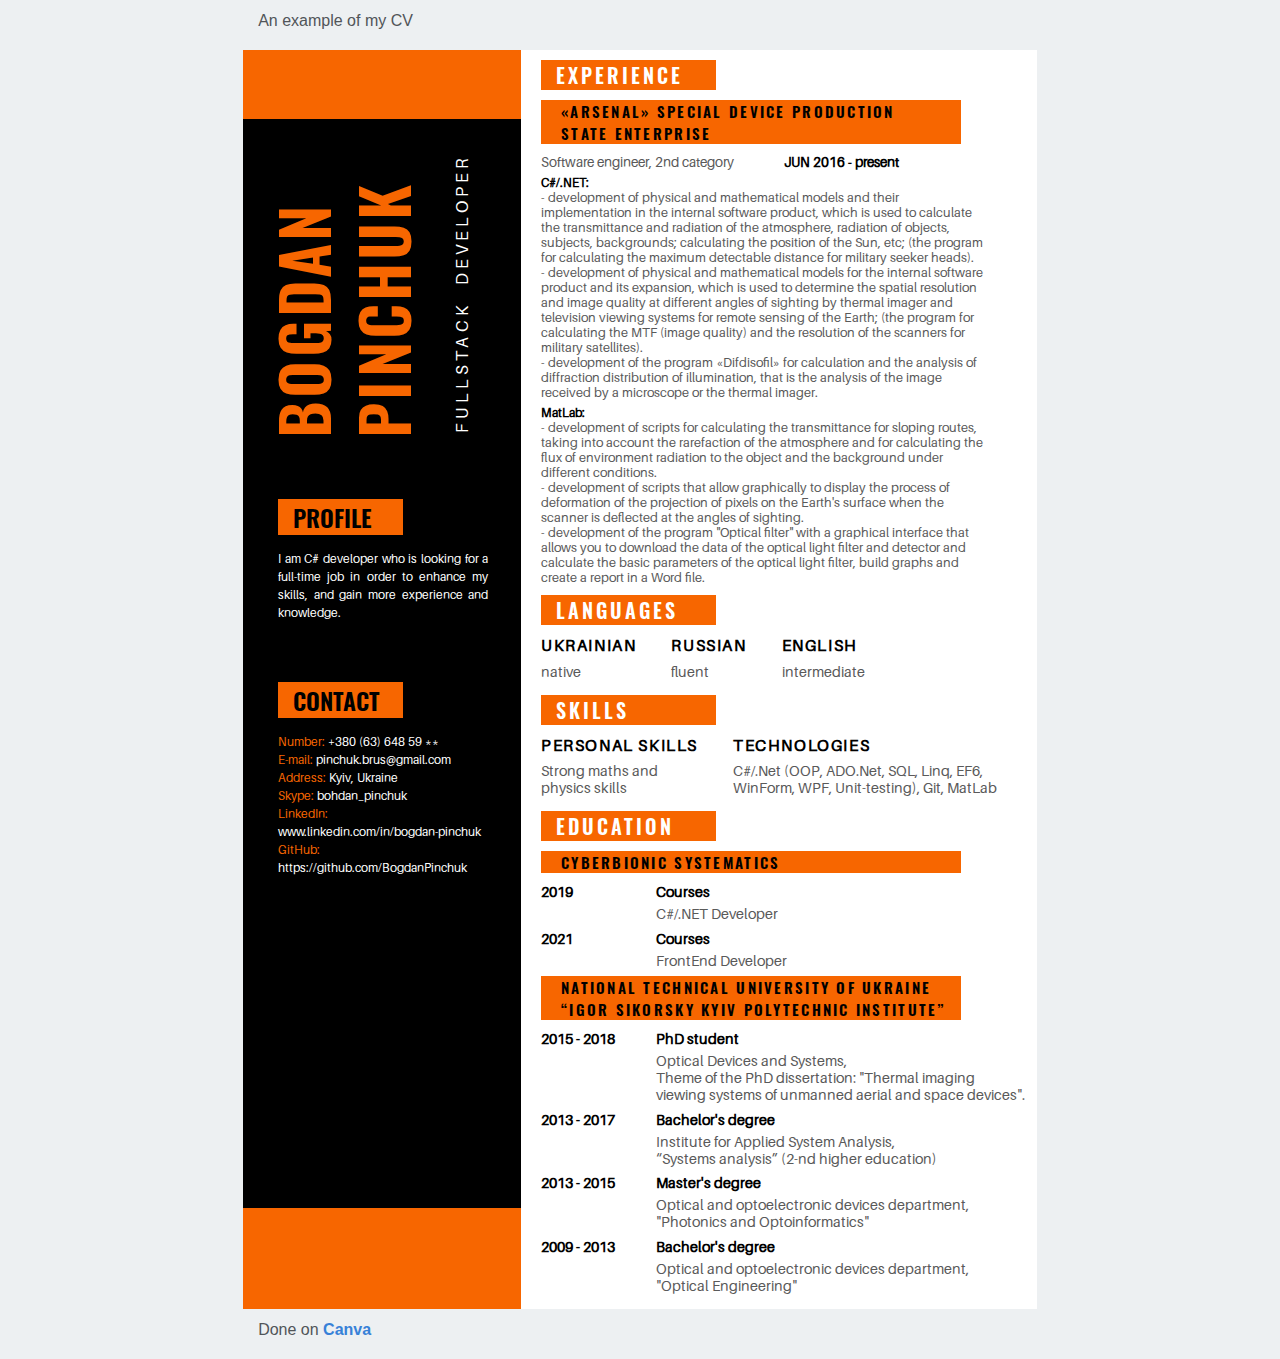
<file: 0 CV/index.html>
﻿<!DOCTYPE html>

<html lang="en" xmlns="http://www.w3.org/1999/xhtml">

<head>
    <meta charset="utf-8" />
    <title>CV 0</title>
    <!-- Переробити на flex, для себе додатково -->

    <link rel="stylesheet" href="Resources/style_CV.css">
</head>

<body>
    <div>
        <header>
            <p>An example of my CV</p>
        </header>
        <main>
            <aside>
                <div>
                    <article>
                        <p id="id_p_1">BOGDAN<br>PINCHUK</p>
                        <pre id="id_p_2">FULLSTACK DEVELOPER</pre>
                    </article>
                    <article>
                        <p id="id_p_3">PROFILE</p>
                        <p id="id_p_4">I am C# developer who is looking for a full-time job in order to enhance my
                            skills, and gain
                            more experience and knowledge.</p>
                    </article>
                    <article>
                        <p id="id_p_5">CONTACT</p>
                        <p id="id_p_6"><span>Number: </span><a class="class_a" href="tel:+3806364859**">+380 (63) 648 59
                                **</a></p>
                        <p id="id_p_6"><span>E-mail: </span><a class="class_a"
                                href="mailto:pinchuk.brus@gmail.com">pinchuk.brus@gmail.com</a></p>
                        <p id="id_p_6"><span>Address: </span>Kyiv, Ukraine</p>
                        <p id="id_p_6"><span>Skype: </span><a class="class_a"
                                href="skype:bohdan_pinchuk">bohdan_pinchuk</a></p>
                        <p id="id_p_6"><span>LinkedIn: </span><a class="class_a"
                                href="www.linkedin.com/in/bogdan-pinchuk">www.linkedin.com/in/bogdan-pinchuk</a></p>
                        <p id="id_p_6"><span>GitHub: </span><a class="class_a"
                                href="https://github.com/BogdanPinchuk">https://github.com/BogdanPinchuk</a></p>
                    </article>
                </div>
            </aside>
            <section>
                <article>
                    <p class="class_type">EXPERIENCE</p>
                    <p class="class_title">
                        <a target="_blank" href="http://arsenalcdb.com.ua/index.php/ua/">
                            «ARSENAL» SPECIAL DEVICE PRODUCTION<br>STATE ENTERPRISE 
                        </a>
                    </p>
                    <div>
                        <p class="class_exp_pos">Software engineer, 2nd category</p>
                        <p class="class_exp_date">JUN 2016 - present</p>
                        <!-- Знаю, що можна через списки зробити, але там занадто великий зліва відступ -->
                        <p id="id_exp">
                            <span>C#/.NET:</span> <br>
                            - development of physical and mathematical models and their implementation in the internal
                            software product, which is used to calculate the transmittance and radiation of the
                            atmosphere, radiation of objects, subjects, backgrounds; calculating the position of the
                            Sun, etc; (the program for calculating the maximum detectable distance for military seeker
                            heads). <br>
                            - development of physical and mathematical models for the internal software product and its
                            expansion, which is used to determine the spatial resolution and image quality at different
                            angles of sighting by thermal imager and television viewing systems for remote sensing of
                            the Earth; (the program for calculating the MTF (image quality) and the resolution of the
                            scanners for military satellites). <br>
                            - development of the program «Difdisofil» for calculation and the analysis of diffraction
                            distribution of illumination, that is the analysis of the image received by a microscope or
                            the thermal imager.
                        </p>
                        <p id="id_exp">
                            <span>MatLab:</span> <br>
                            - development of scripts for calculating the transmittance for sloping routes, taking into
                            account the rarefaction of the atmosphere and for calculating the flux of environment
                            radiation to the object and the background under different conditions. <br>
                            - development of scripts that allow graphically to display the process of deformation of the
                            projection of pixels on the Earth's surface when the scanner is deflected at the angles of
                            sighting. <br>
                            - development of the program "Optical filter" with a graphical interface that allows you to
                            download the data of the optical light filter and detector and calculate the basic
                            parameters of the optical light filter, build graphs and create a report in a Word file.
                        </p>
                    </div>
                    <p class="class_type">LANGUAGES</p>
                    <div id="id_ls">
                        <p class="class_ls_1">UKRAINIAN</p>
                        <p class="class_ls_2">native</p>
                    </div>
                    <div id="id_ls">
                        <p class="class_ls_1">RUSSIAN</p>
                        <p class="class_ls_2">fluent</p>
                    </div>
                    <div id="id_ls">
                        <p class="class_ls_1">ENGLISH</p>
                        <p class="class_ls_2">intermediate</p>
                    </div>
                    <p class="class_type">SKILLS</p>
                    <div id="id_ls">
                        <p class="class_ls_1">PERSONAL SKILLS</p>
                        <p class="class_ls_2">Strong maths and<br>
                            physics skills</p>
                    </div>
                    <div id="id_ls">
                        <p class="class_ls_1">TECHNOLOGIES</p>
                        <p class="class_ls_2">C#/.Net (OOP, ADO.Net, SQL, Linq, EF6,<br>
                            WinForm, WPF, Unit-testing), Git, MatLab</p>
                    </div>
                    <p class="class_type">EDUCATION</p>
                    <p class="class_title"><a target="_blank" href="https://edu.cbsystematics.com/ua">CYBERBIONIC
                            SYSTEMATICS</a></p>
                    <div class="class_educ">
                        <p class="class_date">2019</p>
                        <div class="class_info">
                            <p class="class_educ_1">Courses</p>
                            <p class="class_educ_2"><a target="_blank"
                                    href="https://edu.cbsystematics.com/ua/specialities/net-developer">C#/.NET
                                    Developer</a></p>
                        </div>
                    </div>
                    <div class="class_educ">
                        <p class="class_date">2021</p>
                        <div class="class_info">
                            <p class="class_educ_1">Courses</p>
                            <p class="class_educ_2"><a target="_blank"
                                    href="https://edu.cbsystematics.com/ua/specialities/frontend-developer">FrontEnd
                                    Developer</a></p>
                        </div>
                    </div>
                    <p class="class_title"><a target="_blank" href="https://kpi.ua/">NATIONAL TECHNICAL UNIVERSITY
                            OF UKRAINE<br>“IGOR SIKORSKY KYIV POLYTECHNIC INSTITUTE”</a></p>
                    <div class="class_educ">
                        <p class="class_date">2015 - 2018</p>
                        <div class="class_info">
                            <p class="class_educ_1">PhD student</p>
                            <p class="class_educ_2">
                                <a target="_blank" href="https://aspirantura.kpi.ua/">
                                    Optical Devices and Systems,<br>
                                    Theme of the PhD dissertation: "Thermal imaging<br>
                                    viewing systems of unmanned aerial and space devices".
                                </a>
                            </p>
                        </div>

                        <p class="class_date">2013 - 2017</p>
                        <div class="class_info">
                            <p class="class_educ_1">Bachelor's degree</p>
                            <p class="class_educ_2">
                                <a target="_blank" href="http://iasa.kpi.ua/second-admission">
                                    Institute for Applied System Analysis,<br>
                                    “Systems analysis” (2-nd higher education)
                                </a>
                            </p>
                        </div>

                        <p class="class_date">2013 - 2015</p>
                        <div class="class_info">
                            <p class="class_educ_1">Master's degree</p>
                            <p class="class_educ_2">
                                <a target="_blank" href="http://ooep.kpi.ua/">
                                    Optical and optoelectronic devices department,<br>
                                    "Photonics and Optoinformatics"
                                </a>
                            </p>
                        </div>

                        <p class="class_date">2009 - 2013</p>
                        <div class="class_info">
                            <p class="class_educ_1">Bachelor's degree</p>
                            <p class="class_educ_2">
                                <a target="_blank" href="http://ooep.kpi.ua/">
                                    Optical and optoelectronic devices department,<br>
                                    "Optical Engineering"
                                </a>
                            </p>
                        </div>
                    </div>
                </article>
            </section>
        </main>
        <footer>
            <p>Done on <a target="_blank" href="https://www.canva.com/">Canva</a></p>
        </footer>

    </div>
</body>

</html>
</file>
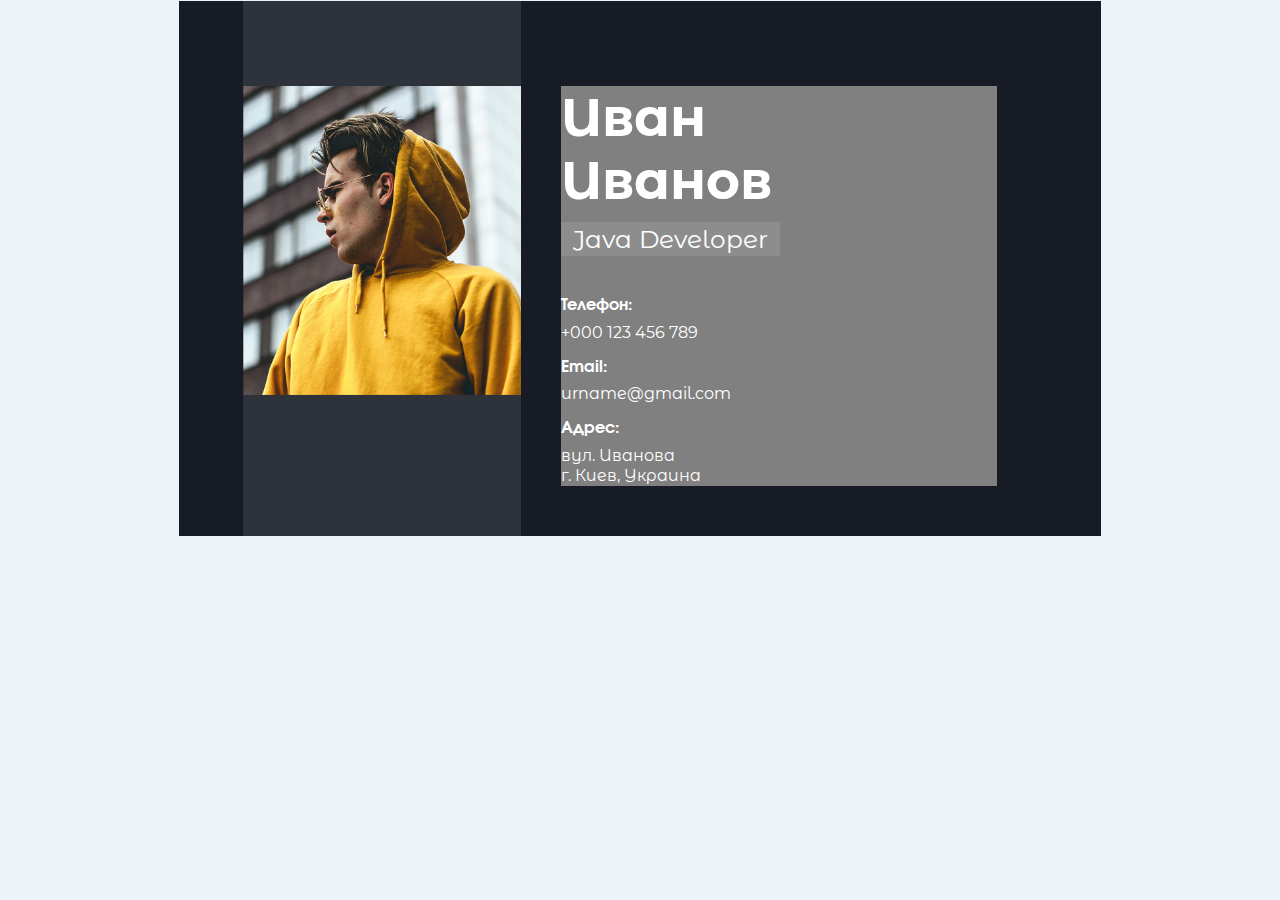
<file: 4 CV/index.html>
<!DOCTYPE html>

<html lang="en">

<head>
    <meta charset="utf-8" />
    <meta name="author" content="Bohdadn Pinchuk" />
    <meta name="copyright" content="Bohdadn Pinchuk" />
    <title>CV 4</title>

    <link rel="stylesheet" href="Resources/cv_style.css">
</head>

<body>
    <header>
        <figure>
            <img src="Resources/img/фото.png" alt="image">
        </figure>
        <div id="id_baseInfo">
            <p id="id_PIB">Иван<br>Иванов</p>
            <p id="id_vacancy">Java Developer</p>

            <div id="id_contacts">
                <div>
                    <p>Телефон:</p>
                    <a href="tel:+000123456789">+000 123 456 789</a>
                </div>
                <div>
                    <p>Email:</p>
                    <a href="mailto:username@gmail.com">urname@gmail.com</a>
                </div>
                <div>
                    <p>Адрес:</p>
                    <a href="#">вул. Иванова<br>г. Киев, Украина</a>
                </div>
            </div>
        </div>
    </header>
    <main>

    </main>
</body>

</html>
</file>
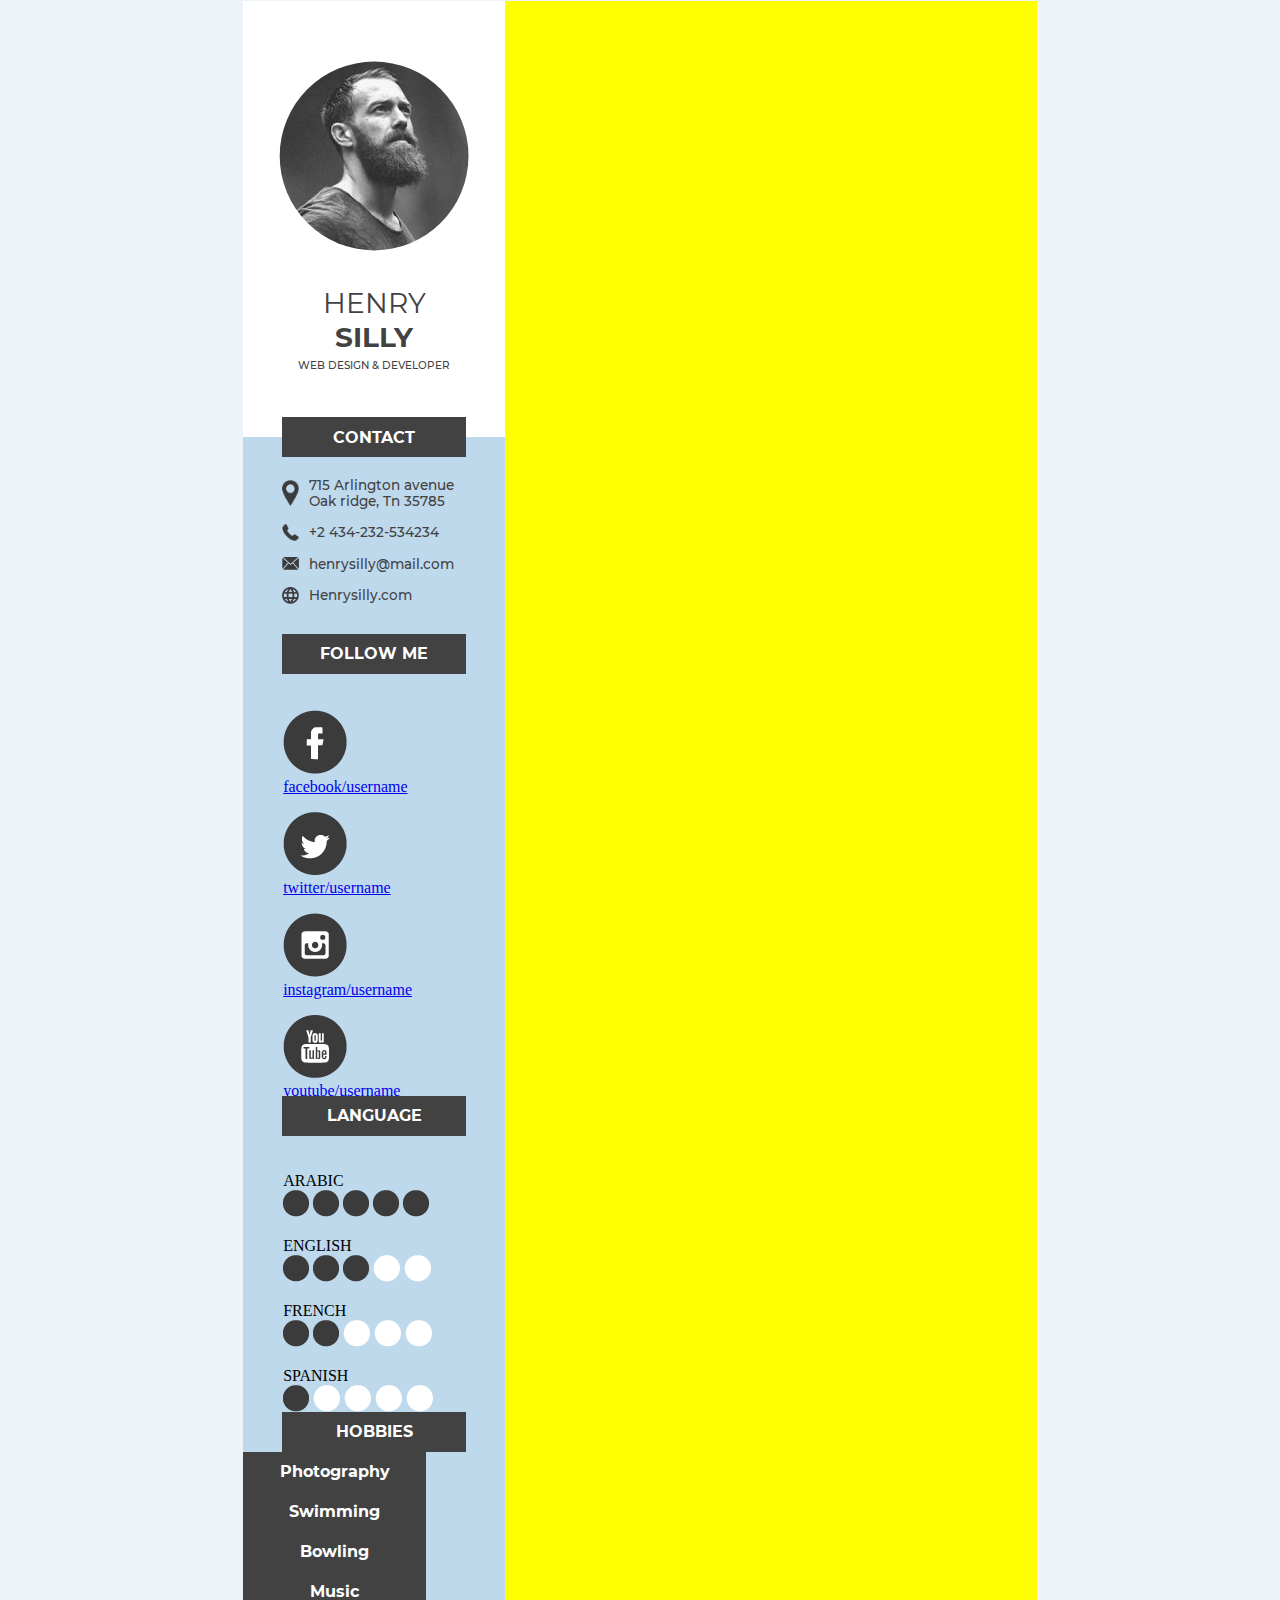
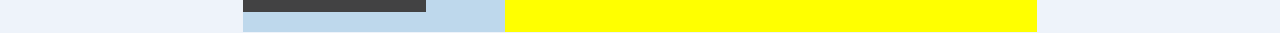
<file: 7 CV/index.html>
<!DOCTYPE html>

<html lang="en">

<head>
    <meta charset="utf-8" />
    <meta name="author" content="Bohdadn Pinchuk" />
    <meta name="copyright" content="Bohdadn Pinchuk" />
    <title>CV 7</title>

    <link rel="stylesheet" href="Resources/cv_style.css">
</head>

<body>
    <main>
        <aside>
            <div id="id_photo">
                <figure>
                    <img src="Resources/img/фото@288x.png" alt="image">
                </figure>
                <p id="id_p1">
                    HENRY
                </p>
                <p id="id_p2">
                    SILLY
                </p>
                <p id="id_p3">
                    WEB DESIGN & DEVELOPER
                </p>
            </div>

            <article>
                <p>CONTACT</p>
                <div class="class_contact">
                    <figure>
                        <img src="Resources/img/адрес@288x.png" alt="image">
                        <figcaption>
                            715 Arlington avenue<br> Oak ridge, Tn 35785
                        </figcaption>
                    </figure>

                    <figure>
                        <img src="Resources/img/тел@288x.png" alt="image">
                        <figcaption>
                            <a href="tel:+2434232534234">+2 434-232-534234</a>
                        </figcaption>
                    </figure>

                    <figure>
                        <img src="Resources/img/почта@288x.png" alt="image">
                        <figcaption>
                            <a href="mailto:henrysilly@mail.com">henrysilly@mail.com</a>
                        </figcaption>
                    </figure>

                    <figure>
                        <img src="Resources/img/сайт@288x.png" alt="image">
                        <figcaption>
                            <a href=https://Henrysilly.com">Henrysilly.com</a>
                        </figcaption>
                    </figure>
                </div>
            </article>
            <article>
                <p>FOLLOW ME</p>
                <div class="class_follwoMe">
                    <figure>
                        <img src="Resources/img/ФБ@288x.png" alt="image">
                        <figcaption>
                            <a href=https://www.facebook.com/username">facebook/username</a>
                        </figcaption>
                    </figure>

                    <figure>
                        <img src="Resources/img/твитер@288x.png" alt="image">
                        <figcaption>
                            <a href=https://twitter.com/username">twitter/username</a>
                        </figcaption>
                    </figure>

                    <figure>
                        <img src="Resources/img/инста@288x.png" alt="image">
                        <figcaption>
                            <a href=https://www.instagram.com/username">instagram/username</a>
                        </figcaption>
                    </figure>

                    <figure>
                        <img src="Resources/img/ютуб@288x.png" alt="image">
                        <figcaption>
                            <a href=https://www.youtube.com/channel/username">youtube/username</a>
                        </figcaption>
                    </figure>
                </div>
            </article>
            <article>
                <p>LANGUAGE</p>
                <div class="class_language">
                    <figure>
                        <figcaption>ARABIC</figcaption>
                        <div>
                            <img src="Resources/img/Ресурс 15@288x.png" alt="image">
                            <img src="Resources/img/Ресурс 15@288x.png" alt="image">
                            <img src="Resources/img/Ресурс 15@288x.png" alt="image">
                            <img src="Resources/img/Ресурс 15@288x.png" alt="image">
                            <img src="Resources/img/Ресурс 15@288x.png" alt="image">
                        </div>
                    </figure>

                    <figure>
                        <figcaption>ENGLISH</figcaption>
                        <div>
                            <img src="Resources/img/Ресурс 15@288x.png" alt="image">
                            <img src="Resources/img/Ресурс 15@288x.png" alt="image">
                            <img src="Resources/img/Ресурс 15@288x.png" alt="image">
                            <img src="Resources/img/Ресурс 16@288x.png" alt="image">
                            <img src="Resources/img/Ресурс 16@288x.png" alt="image">
                        </div>
                    </figure>

                    <figure>
                        <figcaption>FRENCH</figcaption>
                        <div>
                            <img src="Resources/img/Ресурс 15@288x.png" alt="image">
                            <img src="Resources/img/Ресурс 15@288x.png" alt="image">
                            <img src="Resources/img/Ресурс 16@288x.png" alt="image">
                            <img src="Resources/img/Ресурс 16@288x.png" alt="image">
                            <img src="Resources/img/Ресурс 16@288x.png" alt="image">
                        </div>
                    </figure>

                    <figure>
                        <figcaption>SPANISH</figcaption>
                        <div>
                            <img src="Resources/img/Ресурс 15@288x.png" alt="image">
                            <img src="Resources/img/Ресурс 16@288x.png" alt="image">
                            <img src="Resources/img/Ресурс 16@288x.png" alt="image">
                            <img src="Resources/img/Ресурс 16@288x.png" alt="image">
                            <img src="Resources/img/Ресурс 16@288x.png" alt="image">
                        </div>
                    </figure>
                </div>
            </article>
            <article>
                <p>HOBBIES</p>
                <div class="class_hobbies">
                    <p>Photography</p>
                    <p>Swimming</p>
                    <p>Bowling</p>
                    <p>Music</p>
                </div>
            </article>
        </aside>
        </aside>
        <section>

        </section>
    </main>
</body>

</html>
</file>
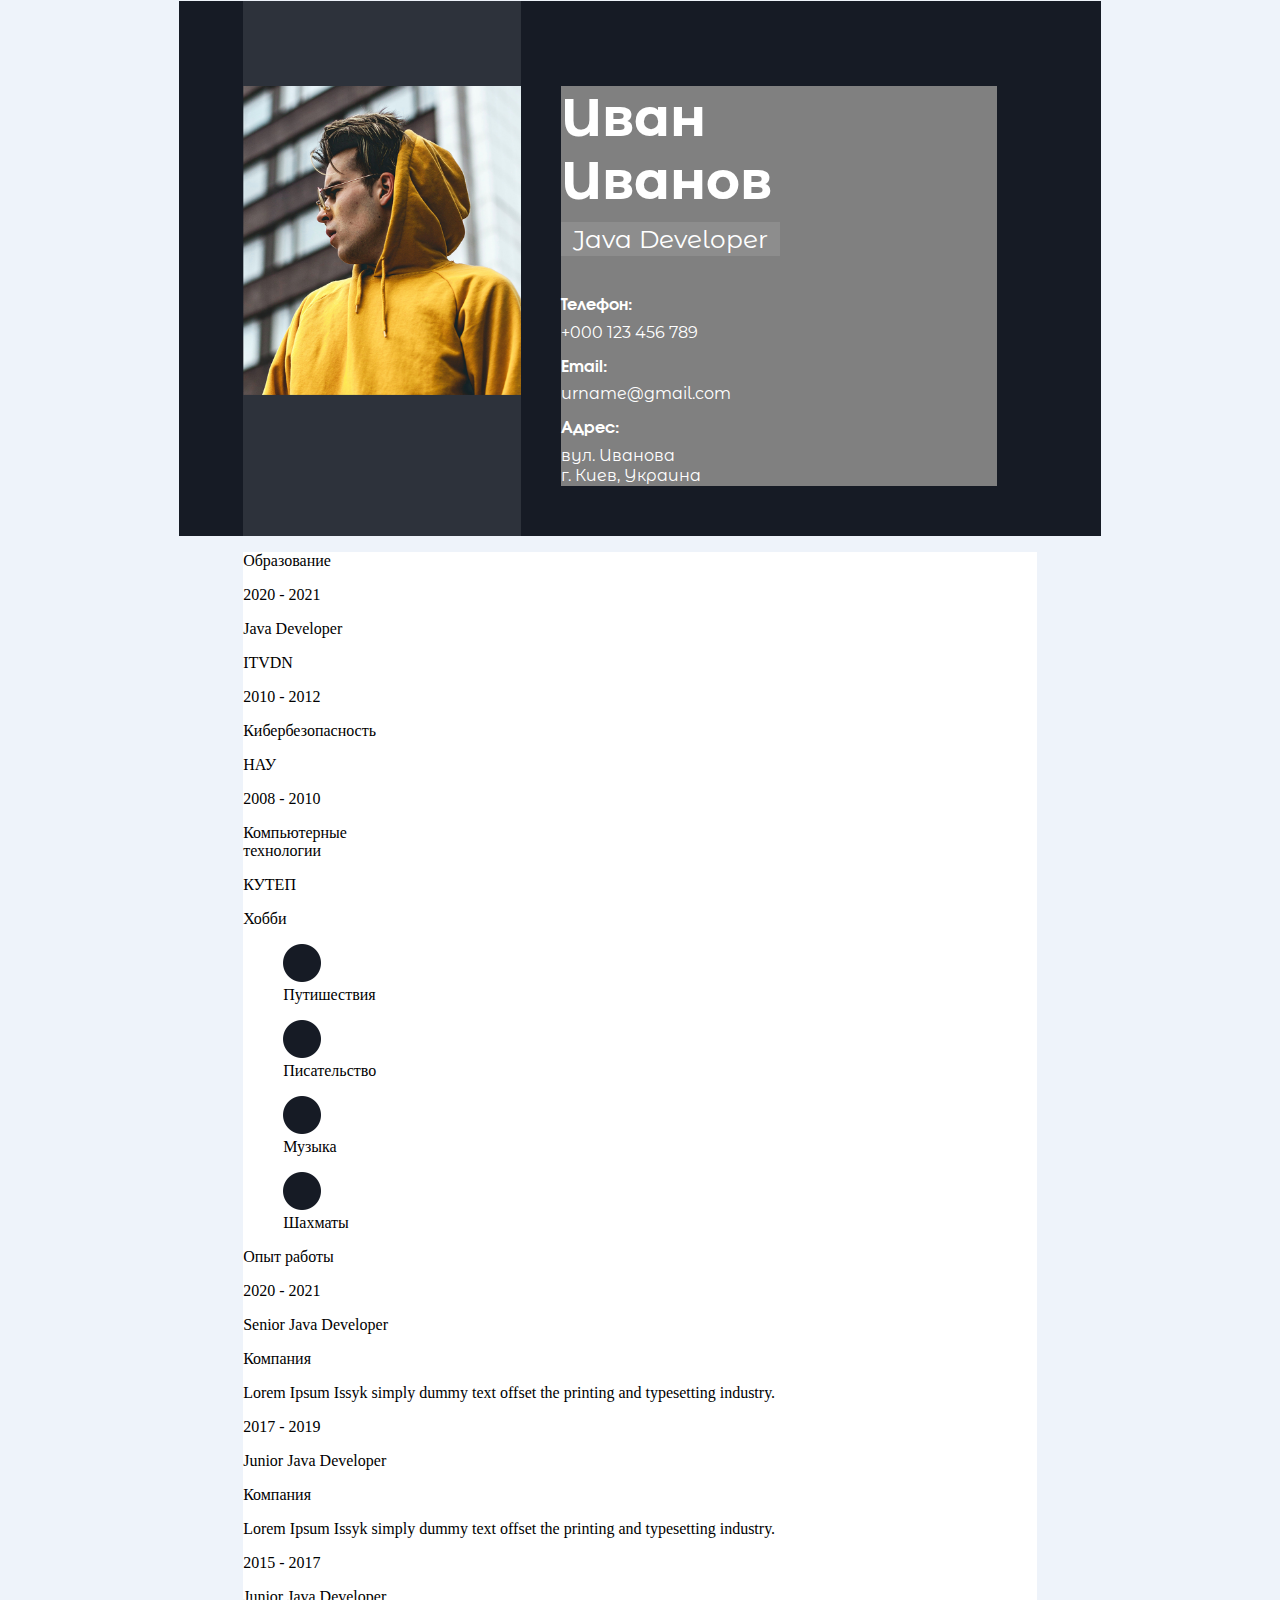
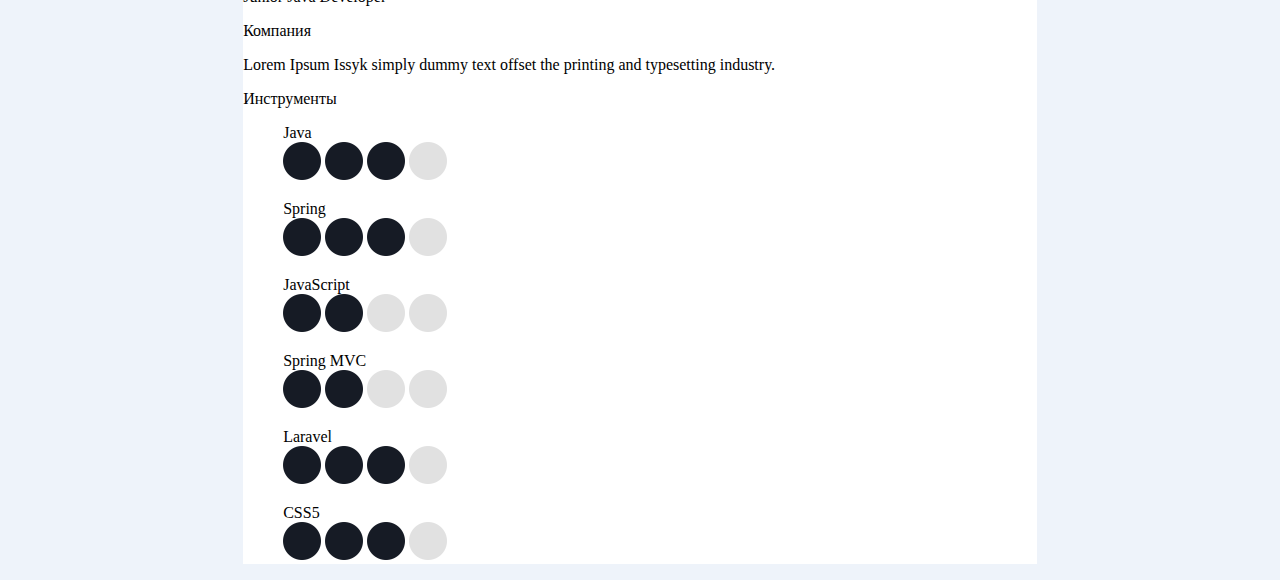
<file: 4 CV/index_pathern.html>
<!DOCTYPE html>

<html lang="en">

<head>
    <meta charset="utf-8" />
    <meta name="author" content="Bohdadn Pinchuk" />
    <meta name="copyright" content="Bohdadn Pinchuk" />
    <title>CV 4</title>

    <link rel="stylesheet" href="Resources/css/cv_style_pathern.css">
</head>

<body>
    <header>
        <figure>
            <img src="Resources/img/фото.png" alt="image">
        </figure>
        <div id="id_baseInfo">
            <p id="id_PIB">Иван<br>Иванов</p>
            <p id="id_vacancy">Java Developer</p>

            <div id="id_contacts">
                <div class="class_column">
                    <div>
                        <p>Телефон:</p>
                        <a href="tel:+000123456789">+000 123 456 789</a>
                    </div>
                    <div>
                        <p>Email:</p>
                        <a href="mailto:username@gmail.com">urname@gmail.com</a>
                    </div>
                </div>
                <div class="class_column">
                    <div>
                        <p>Адрес:</p>
                        <a href="#">вул. Иванова<br>г. Киев, Украина</a>
                    </div>
                </div>
            </div>
        </div>
    </header>

    <main>
        <aside>
            <article>
                <p>Oбразование</p>
                <div id="id_educational">
                    <div class="class_ed_part">
                        <p>2020 - 2021</p>
                        <p><span>Java Developer</span></p>
                        <p>ITVDN</p>
                    </div>
                    <div class="class_ed_part">
                        <p>2010 - 2012</p>
                        <p><span>Кибербезопасность</span></p>
                        <p>НАУ</p>
                    </div>
                    <div class="class_ed_part">
                        <p>2008 - 2010</p>
                        <p><span>Компьютерные<br>технологии</span></p>
                        <p>КУТЕП</p>
                    </div>
                </div>
            </article>
            <article>
                <p id="id_hobby">Хобби</p>
                <div id="id_hobby_div">
                    <figure>
                        <img src="Resources/img/Ellipse 2.png" alt="image">
                        <figcaption>
                            Путишествия
                        </figcaption>
                    </figure>
                    <figure>
                        <img src="Resources/img/Ellipse 2.png" alt="image">
                        <figcaption>
                            Писательство
                        </figcaption>
                    </figure>
                    <figure>
                        <img src="Resources/img/Ellipse 2.png" alt="image">
                        <figcaption>
                            Музыка
                        </figcaption>
                    </figure>
                    <figure>
                        <img src="Resources/img/Ellipse 2.png" alt="image">
                        <figcaption>
                            Шахматы
                        </figcaption>
                    </figure>
                </div>
            </article>
        </aside>
        <section>
            <article>
                <p>Опыт работы</p>
                <div class="class_experience">
                    <div class="class_exp_1">
                        <p class="class_exp_11">2020 - 2021</p>
                        <p class="class_exp_12">Senior Java Developer</p>
                    </div>
                    <div class="class_exp_1">
                        <p class="class_exp_21">Компания</p>
                        <p class="class_exp_22">
                            Lorem Ipsum Issyk simply dummy text offset the printing and typesetting industry.
                        </p>
                    </div>
                </div>

                <div class="class_experience">
                    <div class="class_exp_1">
                        <p class="class_exp_11">2017 - 2019</p>
                        <p class="class_exp_12">Junior Java Developer</p>
                    </div>
                    <div class="class_exp_1">
                        <p class="class_exp_21">Компания</p>
                        <p class="class_exp_22">
                            Lorem Ipsum Issyk simply dummy text offset the printing and typesetting industry.
                        </p>
                    </div>
                </div>

                <div class="class_experience">
                    <div class="class_exp_1">
                        <p class="class_exp_11">2015 - 2017</p>
                        <p class="class_exp_12">Junior Java Developer</p>
                    </div>
                    <div class="class_exp_1">
                        <p class="class_exp_21">Компания</p>
                        <p class="class_exp_22">
                            Lorem Ipsum Issyk simply dummy text offset the printing and typesetting industry.
                        </p>
                    </div>
                </div>
            </article>
            <article>
                <p id="id_skills">Инструменты</p>
                <div id="id_block_skills">
                    <figure>
                        <figcaption>Java</figcaption>
                        <div>
                            <img src="Resources/img/Ellipse 2.png" alt="image">
                            <img src="Resources/img/Ellipse 2.png" alt="image">
                            <img src="Resources/img/Ellipse 2.png" alt="image">
                            <img src="Resources/img/Ellipse.png" alt="image">
                        </div>
                    </figure>
                    <figure>
                        <figcaption>Spring</figcaption>
                        <div>
                            <img src="Resources/img/Ellipse 2.png" alt="image">
                            <img src="Resources/img/Ellipse 2.png" alt="image">
                            <img src="Resources/img/Ellipse 2.png" alt="image">
                            <img src="Resources/img/Ellipse.png" alt="image">
                        </div>
                    </figure>
                    <figure>
                        <figcaption>JavaScript</figcaption>
                        <div>
                            <img src="Resources/img/Ellipse 2.png" alt="image">
                            <img src="Resources/img/Ellipse 2.png" alt="image">
                            <img src="Resources/img/Ellipse.png" alt="image">
                            <img src="Resources/img/Ellipse.png" alt="image">
                        </div>
                    </figure>
                    <figure>
                        <figcaption>Spring MVC</figcaption>
                        <div>
                            <img src="Resources/img/Ellipse 2.png" alt="image">
                            <img src="Resources/img/Ellipse 2.png" alt="image">
                            <img src="Resources/img/Ellipse.png" alt="image">
                            <img src="Resources/img/Ellipse.png" alt="image">
                        </div>
                    </figure>
                    <figure>
                        <figcaption>Laravel</figcaption>
                        <div>
                            <img src="Resources/img/Ellipse 2.png" alt="image">
                            <img src="Resources/img/Ellipse 2.png" alt="image">
                            <img src="Resources/img/Ellipse 2.png" alt="image">
                            <img src="Resources/img/Ellipse.png" alt="image">
                        </div>
                    </figure>
                    <figure>
                        <figcaption>CSS5</figcaption>
                        <div>
                            <img src="Resources/img/Ellipse 2.png" alt="image">
                            <img src="Resources/img/Ellipse 2.png" alt="image">
                            <img src="Resources/img/Ellipse 2.png" alt="image">
                            <img src="Resources/img/Ellipse.png" alt="image">
                        </div>
                    </figure>
                </div>
            </article>
        </section>
    </main>
</body>

</html>
</file>
<file: 0 CV/Resources/style_CV.css>
body {
    margin: 0;
    padding: 0;
    background-color: rgb(237, 240, 242);
}

header {
    height: 35px;
    width: 210mm;
    margin: 5px auto;
    background-color: transparent;
    color: rgb(81, 85, 89);
    padding-top: 5px;
}

header>p, footer>p {
    margin-top: 2px;
    margin-left: 15px;
    height: 100%;
    width: 100%;
    font-family: Verdana, Geneva, Tahoma, sans-serif;
}

main {
    /* format A4 */
    width: 210mm;
    /* height: 297mm; */
    height: 333mm;
    background-color: transparent;
    margin: 5px auto;
}

aside {
    width: 35%;
    height: 100%;
    background-color: rgb(247, 102, 0);
    float: left;
}

aside>div {
    height: 86.5%;
    margin-top: 25%;
    padding: 0;
    background-color: black;
}

@font-face {
    font-family: Oswald;
    src: url('fonts/Oswald-SemiBold.ttf');
}

@font-face {
    font-family: Aileron;
    src: url('fonts/Aileron-Regular.otf');
}

#id_p_1 {
    color: rgb(247, 102, 0);
    font-family: Oswald;
    font-size: 4em;
    line-height: 1.25em;
    letter-spacing: 0.05em;
    transform: rotate(-90deg);
    text-align: left;
    position: relative;
    left: -40px;
    top: 100px;
    margin: 0;
    padding: 0;
}

#id_p_2 {
    color: white;
    font-family: Aileron;
    font-size: 1.05em;
    letter-spacing: 0.25em;
    word-spacing: 0.5em;
    transform: rotate(-90deg);
    text-align: left;
    position: relative;
    left: 80px;
    top: 5px;
    margin: 0;
    padding: 0;
}

#id_p_3 {
    background-color: rgb(247, 102, 0);
    font-family: Oswald;
    font-size: 1.5em;
    text-align: left;
    text-indent: 15px;
    width: 125px;
    position: relative;
    left: 35px;
    top: 200px;
    padding: 0;
    margin: 0;
}

#id_p_4 {
    color: white;
    font-family: Aileron;
    font-size: 0.75em;
    text-align: justify;
    line-height: 1.5em;
    position: relative;
    width: 210px;
    left: 35px;
    top: 215px;
    margin: 0;
    padding: 0;
}

#id_p_5 {
    background-color: rgb(247, 102, 0);
    font-family: Oswald;
    font-size: 1.5em;
    text-align: left;
    text-indent: 15px;
    width: 125px;
    position: relative;
    left: 35px;
    top: 275px;
    padding: 0;
    margin: 0;
}

#id_p_6 {
    color: white;
    font-family: Aileron;
    font-size: 0.75em;
    text-align: justify;
    line-height: 1.5em;
    position: relative;
    width: 210px;
    left: 35px;
    top: 290px;
    margin: 0;
    padding: 0;
}

aside span {
    color: rgb(247, 102, 0);
    margin: 0;
    padding: 0;
}

.class_a {
    text-decoration: none;
    color: white;
}

.class_a:hover{
    text-shadow: 1px 1px 2px rgb(247, 102, 0);
}

section {
    width: 65%;
    height: 100%;
    background-color: white;
    float: right;
}

section>article {
    margin-left: 20px;
}

.class_type {
    font-family: Oswald;
    font-size: 1.25em;
    background-color: rgb(247, 102, 0);
    color: white;
    text-indent: 15px;
    letter-spacing: 0.15em;
    width: 175px;
    clear: both;
    margin-top: 10px;
    margin-bottom: 10px;
}

.class_title {
    font-family: Oswald;
    font-size: 0.95em;
    background-color: rgb(247, 102, 0);
    color: black;
    letter-spacing: 0.15em;
    padding-left: 20px;
    width: 400px;
    clear: both;
    margin-top: 10px;
    margin-bottom: 10px;
}

.class_title a{
    text-decoration: none;
    color: black;
}
.class_title a:hover{
    text-shadow: 1px 1px 5px yellow;
}

.class_exp_pos {
    font-family: Aileron;
    font-weight: lighter;
    font-size: 0.85em;
    color: rgb(90, 90, 90);
    float: left;
    margin-top: 0;
    margin-bottom: 5px;
}

.class_exp_date {
    font-family: Aileron;
    font-weight: bolder;
    font-size: 0.85em;
    color: black;
    float: left;
    margin-top: 0;
    margin-left: 50px;
    margin-bottom: 5px;
}

#id_exp {
    clear: both;
    color: rgb(90, 90, 90);
    font-family: Aileron;
    font-size: 0.8em;
    text-align: left;
    width: 450px;
    margin-top: 5px;
    margin-bottom: 5px;
}

section span {
    color: black;
    font-size: 0.95em;
    font-weight: bolder;
}

#id_ls {
    font-family: Aileron;
    margin: 0;
    margin-right: 35px;
    float: left;
}

.class_ls_1 {
    color: black;
    font-weight: bolder;
    font-size: 1em;
    letter-spacing: 0.1em;
    margin: 0;
    margin-bottom: 7.5px;
}

.class_ls_2 {
    color: rgb(90, 90, 90);
    font-weight: normal;
    font-size: 0.9em;
    margin: 0;
    margin-bottom: 15px;
}

.class_educ{
    font-family: Aileron;
    margin: 0;
    font-size: 0.9em;
    font-weight: bolder;
    /* ma */
    clear: both;
}

.class_date{
    color: black;
    margin: 0;
    width: 80px;
    margin-right: 35px;
    float: left;
}

.class_info{
    float: left;
}

.class_info a{
    text-decoration: none;
    color: rgb(90, 90, 90);
}
.class_info a:hover{
    text-shadow: 1px 1px 2px rgb(247, 102, 0);
}

.class_educ_1 {
    color: black;
    font-weight: bolder;
    margin: 0;
    margin-bottom: 5px;
}

.class_educ_2 {
    color: rgb(90, 90, 90);
    font-weight: normal;
    margin: 0;
    margin-bottom: 7.5px;
}

footer {
    height: 35px;
    width: 210mm;
    margin: 5px auto;
    /* background-color: red; */
    background-color: transparent;
    color: rgb(81, 85, 89);
    padding-top: 5px;
}

footer>p>a {
    text-decoration: none;
    color: rgb(55, 129, 216);
    font-weight: bold;
}
</file>
<file: 4 CV/Resources/cv_style.css>
body {
    margin: 0;
    padding: 0;
    background-color: #EEF3FA;
}

header {
    width: 210mm;
    margin: 1px auto 0;
    padding: 0 5% 0;
    background-color: #161B25;
    display: flex;
    flex-direction: row;
    justify-content: flex-start;
    /* align-content: flex-start; */
    align-content: flex-start;
}

header figure {
    margin: 0;
    padding: 85px 0 50px;
    width: 35%;
    background-color: #FFFFFF1a;
}

header figure img {
    width: 100%;
}

@font-face {
    font-family: MontserratAlternatesBold;
    src: url('fonts/MontserratAlternates-Bold.ttf');
}

@font-face {
    font-family: Montserrat;
    src: url('fonts/Montserrat-Regular.ttf');
}

@font-face {
    font-family: MontserratAlternates;
    src: url('fonts/MontserratAlternates-Regular.ttf');
}

@font-face {
    font-family: AvantGardeGothicC;
    src: url('fonts/avantgardegothicc-bold.otf');
}

#id_baseInfo {
    margin: 85px 0 50px 5%;
    padding: 0;
    width: 55%;
    color: white;
    display: flex;
    flex-direction: column;
    justify-content: flex-start;
    align-items: flex-start;
    background-color: gray;
}

#id_PIB {
    margin: 0;
    padding: 0;
    font-family: MontserratAlternatesBold;
    font-size: 3.25em;
}

#id_vacancy {
    margin: 10px 0 25px;
    padding: 2px 12px;
    font-family: MontserratAlternates;
    font-size: 1.55em;
    background-color: #FFFFFF1a;
}

#id_contacts {
    margin: 0;
    padding: 0;
    font-family: AvantGardeGothicC;
    font-weight: bolder;
    font-size: 1em;
    color: white;
    display: flex;
    flex-wrap: wrap;
    flex-direction: column;
}

#id_contacts p{
    margin: 15px 0 7.5px;
    padding: 0;
}

#id_contacts a {
    margin: 0;
    padding: 0;
    text-decoration: none;
    color: white;
    font-family: MontserratAlternates;
    font-weight: lighter;
}

#id_contacts div {
    margin: 0;
    padding: 0;
    width: 200px;
}

main {
    width: 210mm;
    margin: 0 auto 1px;
    padding: 0;
    background-color: white;
}
</file>
<file: 7 CV/Resources/cv_style.css>
body {
    margin: 0;
    padding: 0;
    background-color: #EEF3FA;
}

main {
    width: 210mm;
    margin: 1px auto 1px;
    padding: 0;
    background-color: yellow;
}

aside {
    width: 33%;
    background-color: #bed8ec;
}

/* Photo */

aside #id_photo {
    width: 100%;
    background-color: white;
    margin: 0;
    padding: 0 0 65px;
    display: flex;
    flex-direction: column;
    justify-content: flex-start;
    align-content: center;
    color: #424243;
}

#id_photo figure {
    padding: 0;
    margin: 0;
    display: flex;
    flex-direction: column;
    justify-content: flex-start;
    align-content: center;
    /* background-color: violet; */
}

#id_photo img {
    width: 80%;
    margin: 50px 0 25px;
    padding: 0;
    align-self: center;
    clip-path: circle(45%);
}

@font-face {
    font-family: Montserrat;
    src: url('fonts/Montserrat-Regular.ttf');
}

@font-face {
    font-family: MontserratBold;
    src: url('fonts/Montserrat-Bold.ttf');
}

@font-face {
    font-family: MontserratExtra;
    src: url(fonts/Montserrat-Medium.ttf);
}

#id_p1 {
    font-family: Montserrat;
    font-size: 1.75em;
    align-self: center;
    width: fit-content;
    padding: 0;
    margin: 0;
}

#id_p2 {
    font-family: MontserratBold;
    font-size: 1.75em;
    font-weight: 900;
    align-self: center;
    width: fit-content;
    padding: 0;
    margin: 0;
}

#id_p3 {
    font-family: MontserratExtra;
    font-size: 0.65em;
    align-self: center;
    width: fit-content;
    padding: 0;
    margin: 5px 0 0;
}

aside article {
    width: 100%;
    display: flex;
    flex-direction: column;
    justify-content: flex-start;
    align-content: center;
    /* align-self: center; */
    margin: 0;
    padding: 0;
}

article p {
    height: 40px;
    width: 70%;
    position: relative;
    top: -20px;
    background-color: #424243;
    color: white;
    font-family: MontserratBold;
    align-self: center;
    display: flex;
    justify-content: center;
    align-content: center;
    align-items: center;
    padding: 0;
    margin: 0;
}

/* Contact */

.class_contact {
    padding: 0 0 0 15%;
    margin: 0 0 35px;
    font-family: MontserratExtra;
    font-size: 0.85em;
    color: #424243;
    display: flex;
    flex-direction: column;
    justify-content: flex-start;
    align-items: flex-start;
}

.class_contact figure {
    margin: 0 0 15px;
    padding: 0;
    display: flex;
    flex-direction: row;
    justify-content: center;
    align-items: center;
}

.class_contact img {
    margin: 0 10px 0 0;
    padding: 0;
    /* height: 1.75em; */
    width: 1.25em;
}

.class_contact a{
    text-decoration: none;
    cursor: pointer;
    color: #424243;
}
</file>
<file: 4 CV/Resources/css/cv_style_pathern.css>
body {
    margin: 0;
    padding: 0;
    background-color: #EEF3FA;
}

header {
    width: 210mm;
    margin: 1px auto 0;
    padding: 0 5% 0;
    background-color: #161B25;
    display: flex;
    flex-direction: row;
    justify-content: flex-start;
    /* align-content: flex-start; */
    align-content: flex-start;
}

header figure {
    margin: 0;
    padding: 85px 0 50px;
    width: 35%;
    background-color: #FFFFFF1a;
}

header figure img {
    width: 100%;
}

@font-face {
    font-family: MontserratAlternatesBold;
    src: url('../fonts/MontserratAlternates-Bold.ttf');
}

@font-face {
    font-family: Montserrat;
    src: url('../fonts/Montserrat-Regular.ttf');
}

@font-face {
    font-family: MontserratAlternates;
    src: url('../fonts/MontserratAlternates-Regular.ttf');
}

@font-face {
    font-family: AvantGardeGothicC;
    src: url('../fonts/avantgardegothicc-bold.otf');
}

#id_baseInfo {
    margin: 85px 0 50px 5%;
    padding: 0;
    width: 55%;
    color: white;
    display: flex;
    flex-direction: column;
    justify-content: flex-start;
    align-items: flex-start;
    background-color: gray;
}

#id_PIB {
    margin: 0;
    padding: 0;
    font-family: MontserratAlternatesBold;
    font-size: 3.25em;
}

#id_vacancy {
    margin: 10px 0 25px;
    padding: 2px 12px;
    font-family: MontserratAlternates;
    font-size: 1.55em;
    background-color: #FFFFFF1a;
}

#id_contacts {
    margin: 0;
    padding: 0;
    font-family: AvantGardeGothicC;
    font-weight: bolder;
    font-size: 1em;
    color: white;
    display: flex;
    flex-wrap: wrap;
    flex-direction: column;
}

#id_contacts p{
    margin: 15px 0 7.5px;
    padding: 0;
}

#id_contacts a {
    margin: 0;
    padding: 0;
    text-decoration: none;
    color: white;
    font-family: MontserratAlternates;
    font-weight: lighter;
}

#id_contacts div {
    margin: 0;
    padding: 0;
    width: 200px;
}

main {
    width: 210mm;
    margin: 0 auto 1px;
    padding: 0;
    background-color: white;
}
</file>
